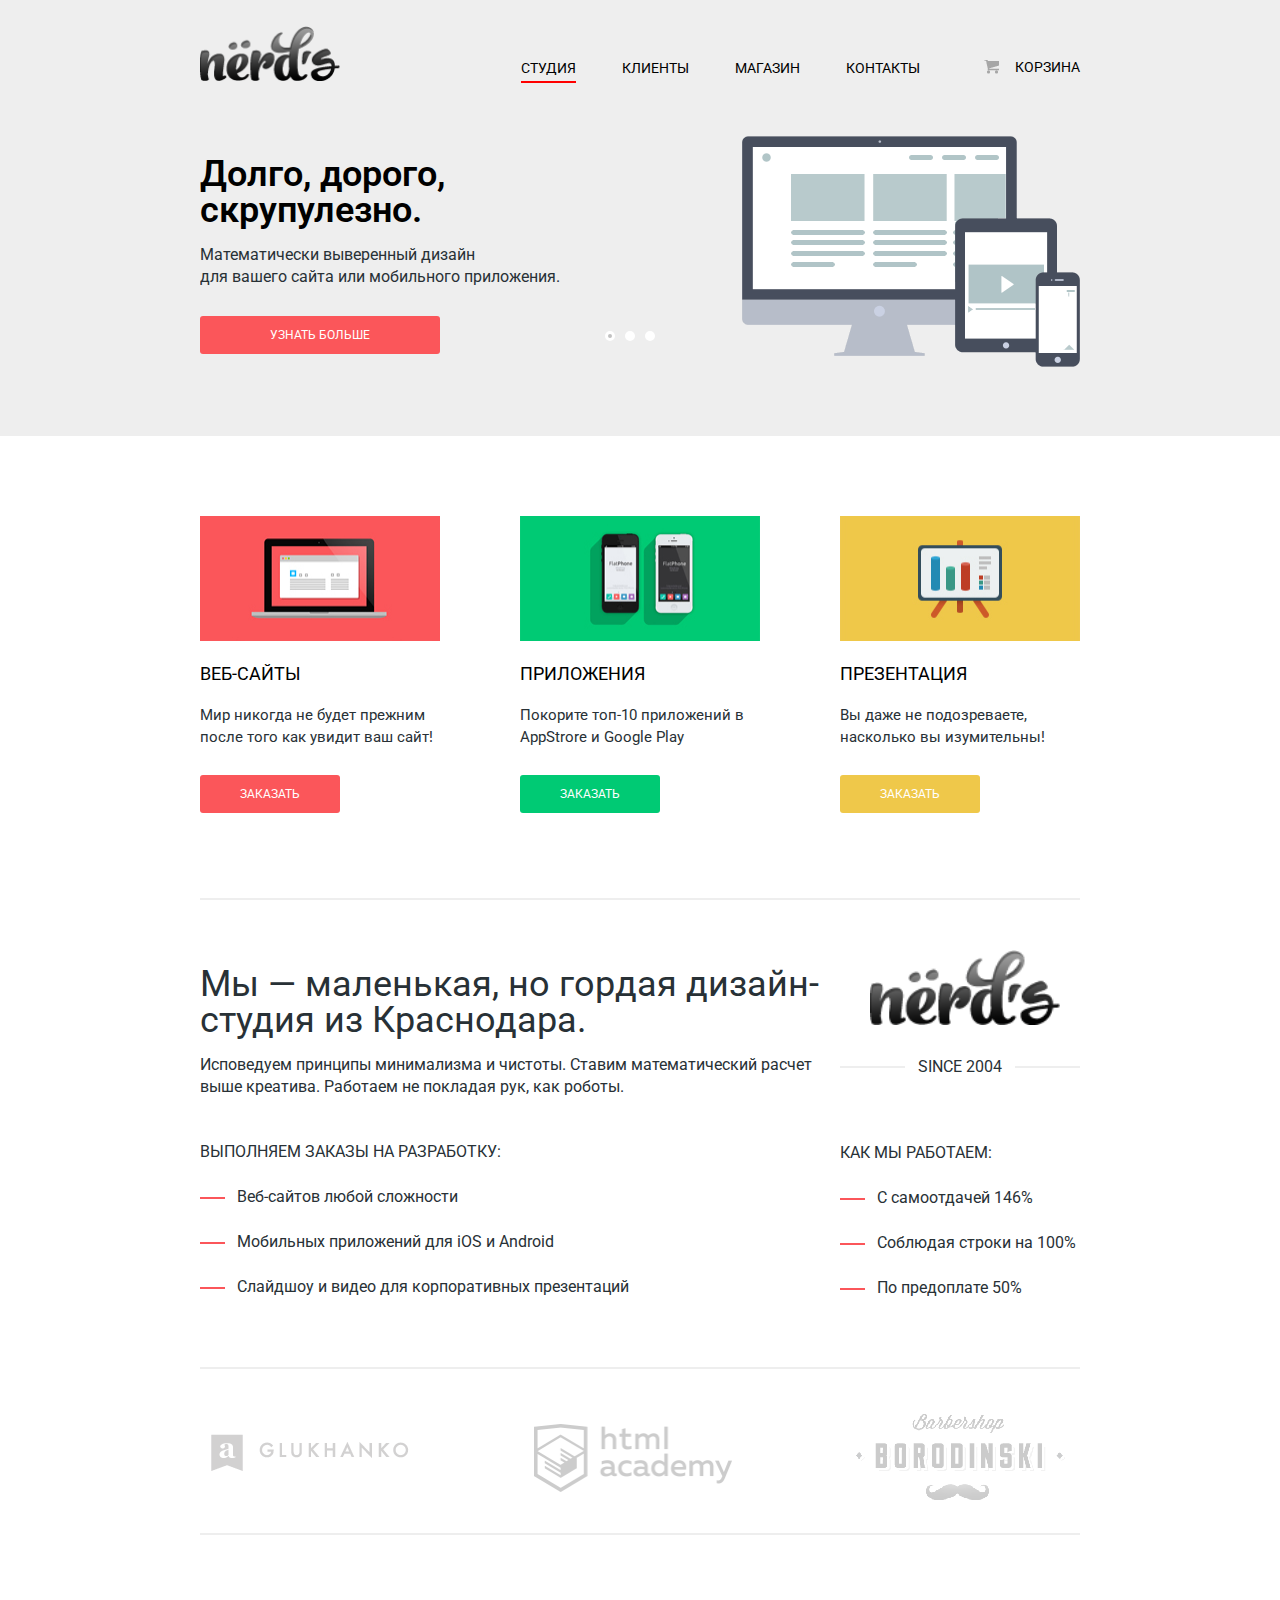
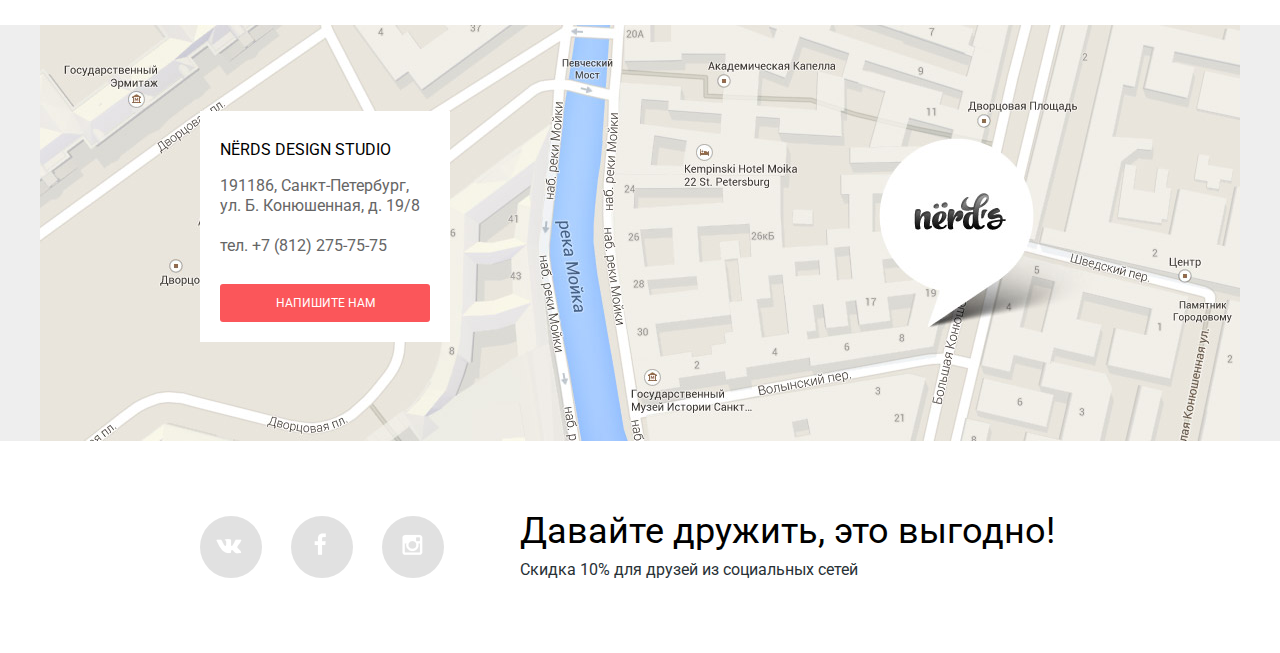
<file: index.html>
<!DOCTYPE html>
<html lang="ru">
	<head>
		
		<meta charset="utf-8">
		<title>Nerds design studio</title>
		
		<link href='https://fonts.googleapis.com/css?family=Roboto:500,500italic&subset=latin,cyrillic' rel='stylesheet' type='text/css'>
		
		<link href="css/normalize.css" rel="stylesheet" type='text/css'>
		<link href="css/style.min.css" rel="stylesheet" type='text/css'>
		
	</head>
	
	<body>

		<header class="main-header">
		
			<div class="container clearfix">
			
				<div class="main-header-logo">
					
					<img src="img/logo.png" width="140" height="55" alt="Логотип">
				
				</div>
				
				<nav class="main-navigator">
					
					<ul>
						<li>
							<span class="nav-active">Студия</span>
						</li>
						<li>
							<a class="nav-point" href="#">Клиенты</a>
						</li>
						<li>
							<a class="nav-point" href="catalog.html">Магазин</a>
						</li>
						<li>
							<a class="nav-point" href="#">Контакты</a>
						</li>
						
						
					</ul>
					
					<div class="basket" >
						
						<a class="nav-point cart" href="#">Корзина</a>
						
					</div>
					
				</nav>
				
			</div>
					
		</header>
				
		
	
		<main>
			
			<section class="main-slider">

				<div class="slider">
					
					<input type="radio" id="btn-1" name="toggle" checked>
        			<input type="radio" id="btn-2" name="toggle">
        			<input type="radio" id="btn-3" name="toggle">

					<div class="slider-controls">

						<label for="btn-1"></label>
          				<label for="btn-2"></label>
          				<label for="btn-3"></label>

					</div>

					<div class="slides">

						<div class="slide">

							<div class="slide-text">

							  <div class="slide-title">Долго, дорого,<br> скрупулезно.</div>

							  <p>Математически выверенный дизайн<br> для вашего сайта или мобильного приложения.</p>

							  <a class="btn btn-slider" href="#">Узнать больше</a>

							</div>

						</div>

						<div class="slide">

							<div class="slide-text">

								<div class="slide-title">Любите ли вы математику,<br> как любим ее мы?</div>

								<p>Нашим дизайнерам мы удаляем нейроны, ответственные за креатив, чтобы дать им возможность все просчитать.</p>

								<a class="btn btn-slider" href="#">Узнать больше</a>
							</div>

						</div>

						<div class="slide">

							<div class="slide-text">

								<div class="slide-title">Только наркотики,<br> только хардкор!</div>

								<p>Все дизайнерские решения в нашей компании принимаются только под воздействием качественных галлюциногенов.</p>

								<a class="btn btn-slider" href="#">Узнать больше</a>

							</div>

						</div>

					</div>

				</div>

			</section>
			
			<div class="container">
			
				<section class="offer clearfix">

					<div class="offer-web">

						<div>
							<img src="img/web-sites.jpg" width="240" height="125" alt="Веб-сайты">
						</div>

						<h1>Веб-сайты</h1>

						<p>Мир никогда не будет прежним после того как увидит ваш сайт!</p>

						<a href="#" class="btn btn-offer-web">Заказать</a>

					</div>

					<div class="offer-apps">

						<div>
							<img src="img/apps.jpg" width="240" height="125" alt="Приложения">
						</div>

						<h1>Приложения</h1>

						<p>Покорите топ-10 приложений в AppStrore и Google Play</p>

						<a href="#" class="btn btn-offer-apps">Заказать</a>

					</div>

					<div class="offer-presentation">

						<div>
							<img src="img/presentation.jpg" width="240" height="125" alt="Презентация">
						</div>

						<h1>Презентация</h1>

						<p>Вы даже не подозреваете,  насколько вы изумительны!</p>

						<a href="#" class="btn btn-offer-presentation">Заказать</a>

					</div>

				</section>

				<section class="studio clearfix">

					<div class="description">

						<p class="lead">
							Мы — маленькая, но гордая дизайн-студия из Краснодара. 
						</p>

						<p class="simple-text">
							Исповедуем принципы минимализма и чистоты. Ставим математический расчет выше креатива. Работаем не покладая рук, как роботы.
						</p>

						<div class="rubric">
							Выполняем заказы на разработку:
						</div>

						<ul>

							<li>Веб-сайтов любой сложности</li>

							<li>Мобильных приложений для iOS и Android</li>

							<li>Слайдшоу и видео для корпоративных презентаций</li>

						</ul>

					</div>

					<div class="benefit">

						<div class="studio-logo">

							<a href="#"><img src="img/logo.png" width="190" height="75" alt="Логотип"></a>

						</div>

						<div class="since">
							<span>since 2004</span>
						</div>

						<div class="rubric">
							Как мы работаем:
						</div>

						<ul>

							<li>С самоотдачей 146%</li>

							<li>Соблюдая строки на 100%</li>

							<li>По предоплате 50%</li>

						</ul>

					</div>

				</section>

				<section class="project">

					<div class="project-logo">

						<a class="logo-link" href="#"><img src="img/glukhanko.png" width="198" height="37" alt="Логотип Glukhanko"></a>

					</div>

					<div class="project-logo">

						<a class="logo-link" href="#"><img src="img/htmlacademy.png" width="198" height="68" alt="Логотип html-academy"></a>

					</div>

					<div class="project-logo">

						<a class="logo-link" href="#"><img src="img/barbershop.png" width="209" height="90" alt="Логотип Barbersop Borodinski"></a>

					</div>

				</section>
				
			</div>
			
		</main>
		
		<footer>
			
			<div class="contact-map">

				<div id="yandex-map"></div>

			</div>
				
			<div class="container">
			
				<section class="contact clearfix">
					
					<div class="contact-adress">

						<h1>NЁRDS DESIGN STUDIO</h1>

						<p>
							191186, Санкт-Петербург,  ул. Б. Конюшенная, д. 19/8<br><br>
							тел. +7 (812) 275-75-75
						</p>

						<a class="btn-contacts" href="form.html">Напишите нам</a>

					</div>
					
				
				</section>
				
						
				<div class="footer-social">
					<a class="social-btn vk" href="#"></a>
					<a class="social-btn fb" href="#"></a>
					<a class="social-btn inst" href="#"></a>
				</div>

				<div class="footer-slogan">

					<h2>Давайте дружить, это выгодно!</h2>

					<div class="sale">
						Скидка 10% для друзей из социальных сетей
					</div>					

				</div>
					
				
				
			</div>
			
		</footer>
		
		<div class="modal-content">
			
			<button class="modal-content-close" type="button" title="Закрыть">Закрыть</button>

			<form class="write-form" action="#" method="post" id="user-reflection">

				<div class="writer-data">
					
					<label for="user-name">Ваше имя:</label>

					<input type="text" name="writer-name" placeholder="Представьтесь, пожалуйста" id="user-name">
						
				</div>

				<div class="writer-data">

					<label for="user-mail">Ваш e-mail:</label>

					<input type="text" name="writer-email" placeholder="Для отправки ответа" id="user-mail">

				</div>
				
				<div>

					<label for="user-message">Текст письма:</label>

					<textarea class="mail-body" name="writer-text" placeholder="В свободной форме" form="user-reflection" id="user-message"></textarea>				
					
				</div>

				<button class="btn btn-send">Отправить</button>

			</form>

		</div>
		
		<script src="js/modal-window.min.js"></script>
		
		<script type="text/javascript" charset="utf-8" async src="https://api-maps.yandex.ru/services/constructor/1.0/js/?sid=MrKXCKVeKOM5oPjMgkcXz3H3Gm9nfJxg&width=100%&height=416&id=yandex-map&lang=ru_RU&sourceType=constructor&scroll=false"></script>
			
	</body>
	
</html>
</file>
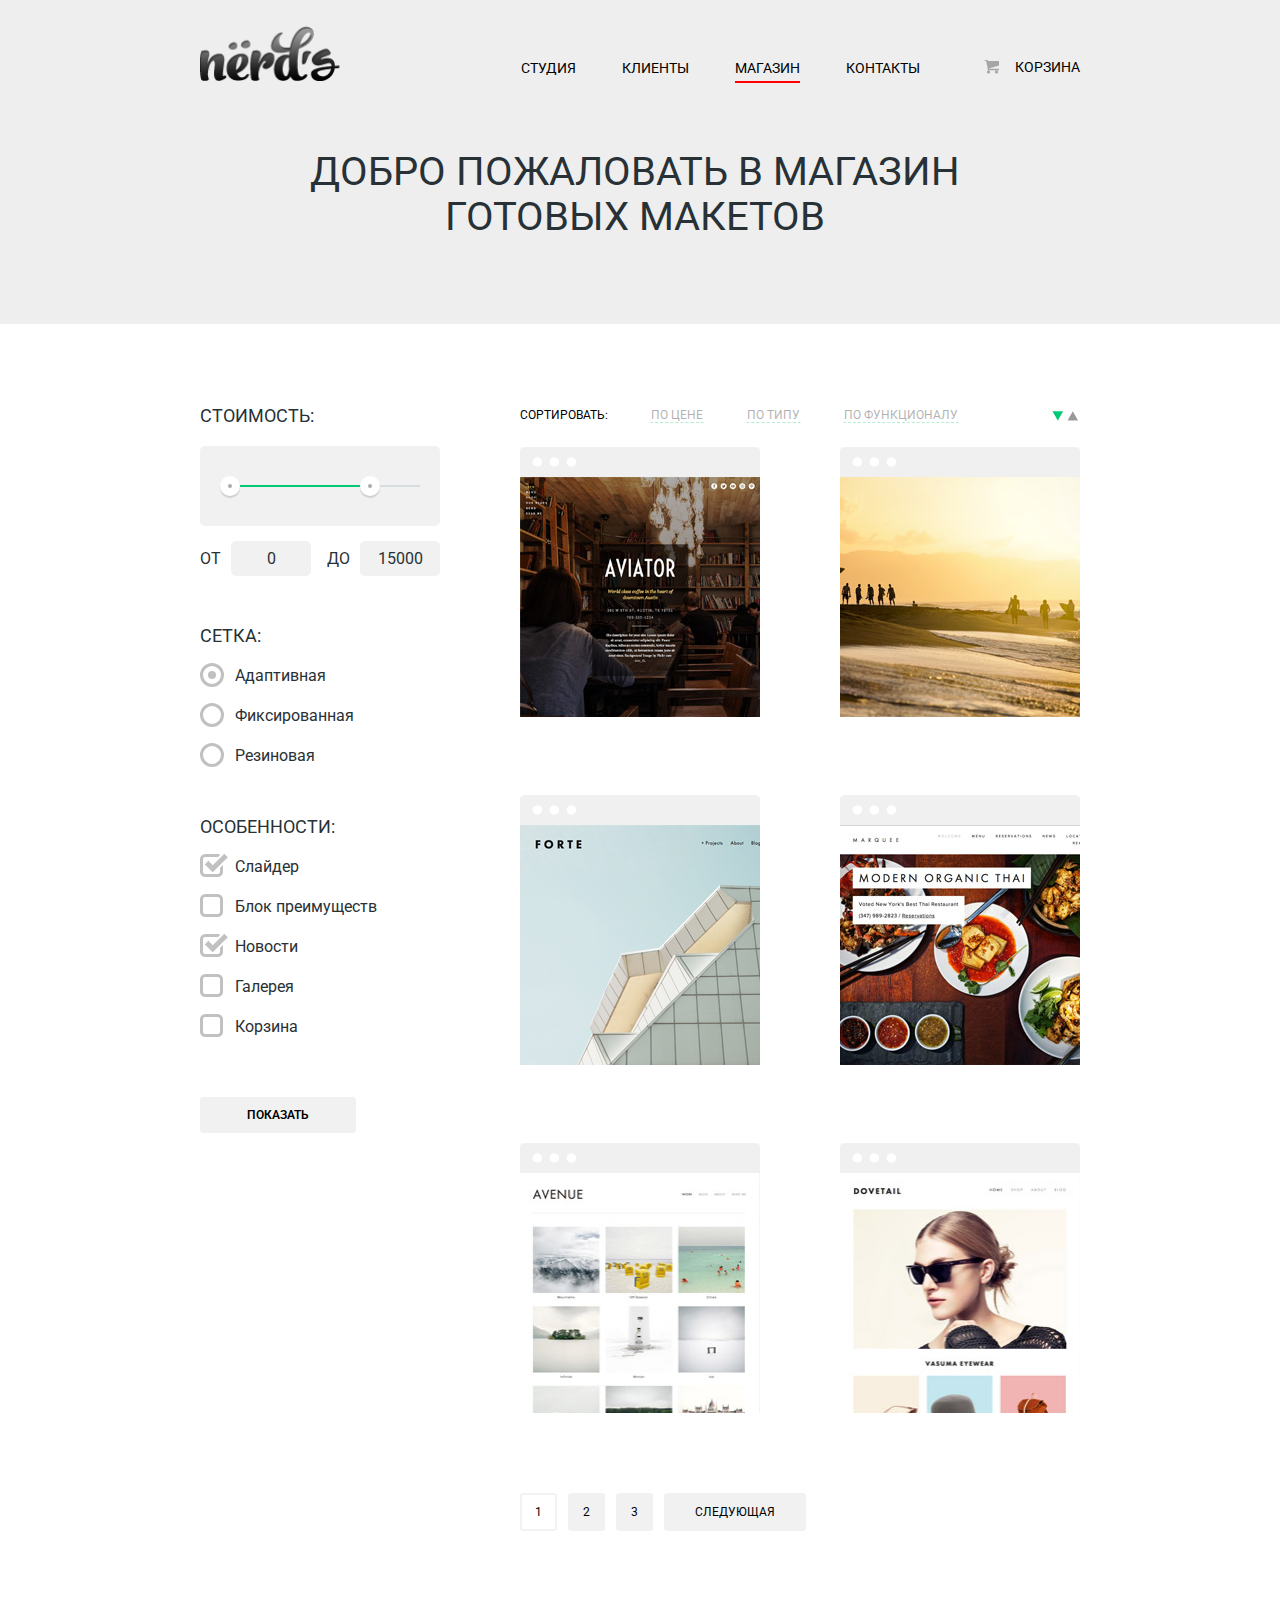
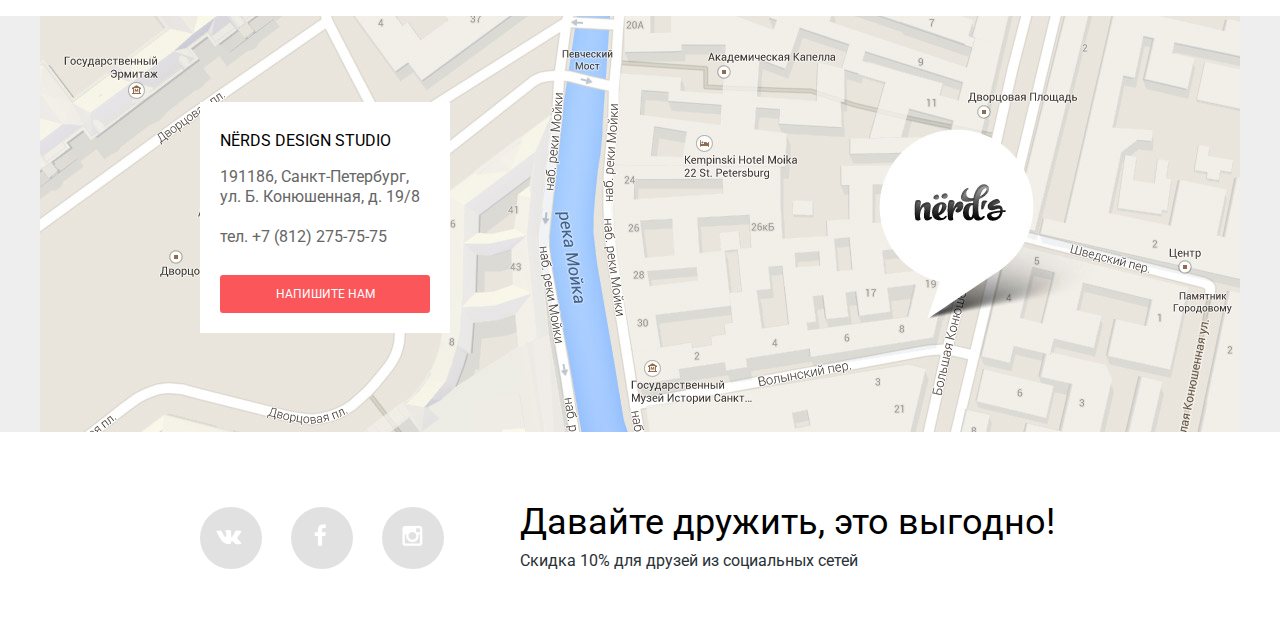
<file: catalog.html>
<!DOCTYPE html>
<html lang="ru">
	<head>
		
		<meta charset="utf-8">
		<title>Nerds design studio</title>
		
		<link href='https://fonts.googleapis.com/css?family=Roboto:500,500italic&subset=latin,cyrillic' rel='stylesheet' type='text/css'>
		
		<link href="css/normalize.css" rel="stylesheet" type='text/css'>
		<link href="css/style.min.css" rel="stylesheet" type='text/css'>
		
	</head>
	
	<body>

		<header class="main-header">
		
			<div class="container clearfix">
			
				<div class="main-header-logo">
					
					<img src="img/logo.png" width="140" height="55" alt="Логотип">
				
				</div>
				
				<nav class="main-navigator">
					
					<ul>
						<li>
							<a class="nav-point" href="index.html">Студия</a>
						</li>
						<li>
							<a class="nav-point" href="#">Клиенты</a>
						</li>
						<li>
							<span class="nav-active">Магазин</span>
						</li>
						<li>
							<a class="nav-point" href="#">Контакты</a>
						</li>
						
						
					</ul>
					
					<div class="basket" >
						
						<a class="nav-point cart" href="#">Корзина</a>
						
					</div>
					
				</nav>
				
			</div>
					
		</header>
			
		<main>
			
			<div class="welcome-header">
				
				<div class="container">
				
					<div class="welcome-text">Добро пожаловать в магазин<br>готовых макетов</div>
					
				</div>
				
			</div>
			
			<div class="features">
				
				<div class="container clearfix">
			
					<section class="filter">

						<form action="#" method="get">

							<fieldset>

								<legend>Стоимость:</legend>

									<div class="range-filter">

										<div class="range-controls">

											<div class="scale">

												<div class="bar" style="margin-left: 5%; width: 75%"></div>

											</div>

											<div class="toggle toggle-min"></div>
											<div class="toggle toggle-max"></div>

										</div>

										<div class="price-controls">

											<label class="min-price">от<input name="min-price" type="text" value="0"></label>

											<label class="max-price"> до<input name="max-price" type="text" value="15000"></label>

										</div>

									</div>

							</fieldset>

							<fieldset class="filter-marking">

								<legend>Сетка:</legend>


									<label class="radio-checkbox" for="adaptive-radio">
										<input type="radio" name="site-layout" value="adaptive" id="adaptive-radio" checked>
										<span class="radio-indicator"></span>
									Адаптивная</label>



									<label class="radio-checkbox" for="fix-radio">
										<input type="radio" name="site-layout" value="fix" id="fix-radio">
										<span class="radio-indicator"></span>
									Фиксированная</label>



									<label class="radio-checkbox" for="rubber-radio">
										<input type="radio" name="site-layout" value="rubber" id="rubber-radio">
										<span class="radio-indicator"></span>
									Резиновая</label>



							</fieldset>

							<fieldset class="filter-spec">

								<legend>Особенности:</legend>

									<label class="multi-checkbox" for="slider-checkbox">
										<input type="checkbox" name="slider" id="slider-checkbox" checked>
										<span class="checkbox-indicator"></span>
									Слайдер</label>


									<label class="multi-checkbox" for="advantage-checkbox">
										<input type="checkbox" name="advantage" id="advantage-checkbox">
										<span class="checkbox-indicator"></span>
									Блок преимуществ</label>


									<label class="multi-checkbox" for="news-checkbox">
										<input type="checkbox" name="news" id="news-checkbox" checked>
										<span class="checkbox-indicator"></span>
									Новости</label>


									<label class="multi-checkbox" for="gallery-checkbox">
										<input type="checkbox" name="gallery" id="gallery-checkbox">
										<span class="checkbox-indicator"></span>
									Галерея</label>


									<label class="multi-checkbox" for="cart-checkbox">
										<input type="checkbox" name="cart" id="cart-checkbox">
										<span class="checkbox-indicator"></span>
									Корзина</label>


							</fieldset>

							<a class="btn-filter" href="#">Показать</a>


						</form>

					</section>

					<section class="shop">

						<div class="shop-sort">

							<span>Сортировать:</span>

							<a class="shop-sort-category" href="#">По цене</a>
							<a class="shop-sort-category" href="#">По типу</a>
							<a class="shop-sort-category" href="#">По функционалу</a>

							<a class="arrow-up" href="#" title="Вверх"></a>
							<a class="arrow-down active-arrow" href="#" title="Вниз"></a>

						</div>

						<section class="clearfix">

							<div class="shop-item">

								<div class="browser">

									<div class="browser-top"></div>

									<div>

										<img src="img/item-1.jpg" width="240" height="240" alt="Шаблон Aviator">

									</div>

									<div class="info-banner">

										<a class="name-sample" href="#">Aviator</a>

										<p>Одностраничный макет с авторским дизайном</p>

										<a class="btn btn-banner" href="">8000 p.</a>

									</div>

								</div>

							</div>

							<div class="shop-item">

								<div class="browser">

									<div class="browser-top"></div>

									<div>

										<img src="img/item-2.jpg" width="240" height="240" alt="Шаблон Sunset">

									</div>

									<div class="info-banner">

										<a class="name-sample" href="#">Sunset</a>

										<p>Интернет-магазин с личным кабинетом</p>

										<a class="btn btn-banner" href="">10000 p.</a>

									</div>

								</div>

							</div>

							<div class="shop-item">

								<div class="browser">

									<div class="browser-top"></div>

									<div>

										<img src="img/item-3.jpg" width="240" height="240" alt="Шаблон Forte">

									</div>

									<div class="info-banner">

										<a class="name-sample" href="#">Forte</a>

										<p>Отличный макет для личного блога</p>

										<a class="btn btn-banner" href="">5000 p.</a>

									</div>

								</div>

							</div>

							<div class="shop-item">

								<div class="browser">

									<div class="browser-top"></div>

									<div>

										<img src="img/item-4.jpg" width="240" height="240" alt="Шаблон Marqule">

									</div>

									<div class="info-banner">

										<a class="name-sample" href="#">Modern Organic THAI</a>

										<p>Сайт для ресторана быстрого питания</p>

										<a class="btn btn-banner" href="">12000 p.</a>

									</div>

								</div>

							</div>

							<div class="shop-item">

								<div class="browser">

									<div class="browser-top"></div>

									<div>

										<img src="img/item-5.jpg" width="240" height="240" alt="Шаблон Avenue">

									</div>

									<div class="info-banner">

										<a class="name-sample" href="#">Avenue</a>

										<p>Макет для блога  о путешествиях</p>

										<a class="btn btn-banner" href="">8000 p.</a>

									</div>

								</div>

							</div>

							<div class="shop-item">

								<div class="browser">

									<div class="browser-top"></div>

									<div>

										<img src="img/item-6.jpg" width="240" height="240" alt="Шаблон Dovetail">

									</div>

									<div class="info-banner">

										<a class="name-sample" href="#">Dovetail</a>

										<p>Интернет-магазин с галереей товаров</p>

										<a class="btn btn-banner" href="">14000 p.</a>

									</div>

								</div>

							</div>

						</section>

						<div class="pages">

							<a class="btn-pages active" href="#">1</a>
							<a class="btn-pages" href="#">2</a>
							<a class="btn-pages" href="#">3</a>
							<a class="btn-pages next" href="#">Следующая</a>

						</div>

					</section>
					
				</div>
				
			</div>
			
		</main>
		
		<footer>
			
			<div class="contact-map">

				<div id="yandex-map"></div>

			</div>
				
			<div class="container">
			
				<section class="contact clearfix">
					
					<div class="contact-adress">

						<h1>NЁRDS DESIGN STUDIO</h1>

						<p>
							191186, Санкт-Петербург,  ул. Б. Конюшенная, д. 19/8<br><br>
							тел. +7 (812) 275-75-75
						</p>

						<a class="btn-contacts" href="form.html">Напишите нам</a>

					</div>
					
				
				</section>
				
						
				<div class="footer-social">
					<a class="social-btn vk" href="#"></a>
					<a class="social-btn fb" href="#"></a>
					<a class="social-btn inst" href="#"></a>
				</div>

				<div class="footer-slogan">

					<h2>Давайте дружить, это выгодно!</h2>

					<div class="sale">
						Скидка 10% для друзей из социальных сетей
					</div>					

				</div>
					
				
				
			</div>
			
		</footer>
		
		<div class="modal-content">
			
			<button class="modal-content-close" type="button" title="Закрыть">Закрыть</button>

			<form class="write-form" action="#" method="post" id="user-reflection">

				<div class="writer-data">
					
					<label for="user-name">Ваше имя:</label>

					<input type="text" name="writer-name" placeholder="Представьтесь, пожалуйста" id="user-name">
						
				</div>

				<div class="writer-data">

					<label for="user-mail">Ваш e-mail:</label>

					<input type="text" name="writer-email" placeholder="Для отправки ответа" id="user-mail">

				</div>
				
				<div>

					<label for="user-message">Текст письма:</label>

					<textarea class="mail-body" name="writer-text" placeholder="В свободной форме" form="user-reflection" id="user-message"></textarea>				
					
				</div>

				<button class="btn btn-send">Отправить</button>

			</form>

		</div>
		
		<script src="js/modal-window.min.js"></script>
		
		<script type="text/javascript" charset="utf-8" async src="https://api-maps.yandex.ru/services/constructor/1.0/js/?sid=MrKXCKVeKOM5oPjMgkcXz3H3Gm9nfJxg&width=100%&height=416&id=yandex-map&lang=ru_RU&sourceType=constructor&scroll=false"></script>
			
	</body>
	
</html>
</file>
<file: css/style.min.css>
body,h1,h2{font-family:"Roboto","Arial",sans-serif;font-weight:400}body{min-width:900px;margin:0;padding:0;font-size:16px;line-height:22px;color:#283136}.clearfix::after{content:"";display:table;clear:both}.main-header,h1{text-transform:uppercase}h1,h2{font-size:18px;line-height:30px;color:#000}h2{font-size:36px;line-height:36px}.container{width:880px;margin:0 auto;padding-left:10px;padding-right:10px}.main-header{background-color:#eee;position:relative}.main-header-logo{position:absolute;width:140px;padding-top:26px;padding-bottom:26px}.main-navigator{float:right;width:580px;margin-top:27px}.main-navigator ul{float:left;margin:0;padding:0;list-style:none}.main-navigator li{display:inline-block;font-size:14px;line-height:30px;vertical-align:top;padding:26px 21px}.nav-point{color:#000;padding-bottom:5px;text-decoration:none}.nav-point:hover{color:#fb565a}.nav-point:active{color:#000;opacity:.4}.nav-active{color:#000;padding-bottom:5px;border-bottom:2px solid red}.nav-active:hover{color:#fb565a}.basket{position:relative;float:right;display:inline-block;vertical-align:top;width:100px;font-size:14px;line-height:30px;margin-top:25px;padding:0;color:#fff;text-align:right;text-decoration:none}.cart{padding-left:10px}.cart::before,.cart:active::before,.cart:hover::before{background-image:url(../img/sprite.png);background-repeat:no-repeat}.cart::before{content:"";position:absolute;width:25px;height:15px;top:8px;left:2px;background-position:-5px -22px;opacity:.3}.cart:active::before,.cart:hover::before{background-position:-35px -22px;opacity:1}.cart:active::before{background-position:-5px -22px;opacity:.2}.main-slider{padding-top:17px;background:#eee}.slider{position:relative;width:880px;height:310px;margin:0 auto;background-color:#eee;background-size:100%}.slider input[type=radio]{position:absolute;opacity:0}.slider-controls{position:absolute;width:200px;height:10px;bottom:95px;left:50%;margin-left:-110px;text-align:center;z-index:10}.slider-controls label{display:inline-block;vertical-align:top;width:4px;height:4px;margin:0 3px;background:#fff;border:3px solid #fff;border-radius:50%;cursor:pointer}#btn-1:checked~.slider-controls label[for=btn-1],#btn-2:checked~.slider-controls label[for=btn-2],#btn-3:checked~.slider-controls label[for=btn-3]{background:#c1c1c1}.slide{position:absolute;top:0;left:0;width:100%;height:100%;overflow:hidden}.slide-title{width:490px;font-size:36px;line-height:1;font-weight:600;color:#000}.slide-text{width:470px;padding:30px 0;color:#283136}.btn-slider{padding:10px 70px;margin-top:10px;background-color:#fb565a}.btn-slider:hover{border:0;background-color:#d6494d}.btn-slider:active{border:0;background-color:#b63538;box-shadow:inset 0 2px 0 0 #9b2d30}.slide:nth-child(1),.slide:nth-child(2),.slide:nth-child(3){background-image:url(../img/slider-1.png);background-repeat:no-repeat;background-position:100% 10px}.slide:nth-child(2),.slide:nth-child(3){background-image:url(../img/slider-2.png)}.slide:nth-child(3){background-image:url(../img/slider-3.png);background-position:100% 0}.slide{display:none}#btn-1:checked~.slides .slide:nth-child(1),#btn-2:checked~.slides .slide:nth-child(2),#btn-3:checked~.slides .slide:nth-child(3){display:block}.offer{width:880px;font-family:"Roboto","Arial",sans-serif;font-weight:400;font-size:15px;line-height:22px;padding:80px 0 85px;border-bottom:2px solid #eee}.offer-web{padding-right:80px}.offer-apps,.offer-web{width:240px;float:left}.offer-presentation{width:240px;float:right}.btn{display:inline-block;vertical-align:top;color:#fff;font-size:12px;line-height:18px;margin-top:12px;text-align:center;text-decoration:none;text-transform:uppercase;border-radius:3px}.btn-offer-web{padding:10px 40px;background-color:#fb565a}.btn-offer-web:hover{background-color:#d6494d}.btn-offer-web:active{background-color:#b63538;box-shadow:inset 0 2px 0 0 #9b2d30}.btn-offer-apps{padding:10px 40px;background-color:#00ca74}.btn-offer-apps:hover{background-color:#01a25e}.btn-offer-apps:active{background-color:#009053;box-shadow:inset 0 2px 0 0 #007b47}.btn-offer-presentation{padding:10px 40px;background-color:#efc84a}.btn-offer-presentation:hover{background-color:#d6ae2c}.btn-offer-presentation:active{background-color:#c09b24;box-shadow:inset 0 2px 0 0 #a3841f}.studio{margin-top:50px;margin-bottom:55px}.description{float:left;width:620px;margin-top:-20px}.lead{font-size:36px;line-height:36px;margin-bottom:0}.rubric{padding-top:25px;padding-bottom:18px;text-transform:uppercase}.simple-text{padding-bottom:2px}.studio ul{margin:0;padding:5px 0 0;list-style:none}.studio li{position:relative;display:block;padding-left:37px;margin-bottom:23px}.benefit li::before,.description li::before{position:absolute;content:"";width:25px;height:2px;margin-top:11px;margin-left:-37px;background-image:url(../img/list-style.png)}.studio-logo{text-align:center;margin-left:10px}.since{text-align:center;background-image:url(../img/line-gray.png);background-repeat:repeat-x;background-position:center;text-transform:uppercase;margin-top:25px;margin-bottom:39px}.since span{padding:0 13px;background-color:#fff}.benefit{float:right;width:240px}.project{width:880px;padding:45px 0 35px;text-align:center;margin-top:-10px;border-top:2px solid #eee;border-bottom:2px solid #eee}.project-logo{display:inline-block;vertical-align:middle;width:210px}.project-logo:first-child{float:left;margin-top:20px;margin-left:5px}.project-logo:nth-child(2){margin-right:5px;margin-top:10px}.project-logo:last-child{float:right;margin-top:0;margin-right:15px}.logo-link{opacity:.2}.logo-link:hover{opacity:1}.project-logo:last-child{padding:0}.contact-map{position:relative;height:416px;margin-top:90px;text-align:center;background-color:#eee;background-image:url(../img/map.jpg);background-repeat:no-repeat;background-position:50% 50%;z-index:1}.contact{position:absolute;width:250px;margin-top:-330px;z-index:5}.contact-adress{float:left;width:210px;min-height:140px;padding:20px;background-color:#fff}.contact-adress h1{font-size:16px;line-height:30px;margin-top:4px;margin-bottom:-5px}.contact-adress p{font-size:16px;line-height:20px;color:#666}.btn-contacts{display:inline-block;vertical-align:top;width:100%;color:#fff;font-size:12px;line-height:18px;text-transform:uppercase;text-decoration:none;text-align:center;margin-top:12px;padding:10px 0;background-color:#fb565a;border:0;border-radius:3px}.btn-contacts:hover{border:0;background-color:#d6494d}.btn-contacts:active{border:0;background-color:#b63538;box-shadow:inset 0 2px 0 0 #9b2d30}.footer-social{float:left;width:250px;padding:75px 0;vertical-align:middle}.social-btn{display:inline-block;vertical-align:top;width:60px;height:60px;font-size:0;border-radius:50%;margin-right:25px;text-align:center;background-color:#e1e1e1}.social-btn:hover{background-color:#fb565a}.social-btn:active{background-color:#d6494d;box-shadow:inset 0 2px 0 0 #b63e42}.social-btn:last-child{margin-right:0}.footer-social .fb,.footer-social .inst,.footer-social .vk{width:62px;height:62px;background-image:url(../img/sprite.png);background-position:0 -62px}.footer-social .fb,.footer-social .inst{background-position:0 -124px}.footer-social .inst{background-position:2px -178px}.footer-slogan{float:right;width:560px;padding-top:42px}.footer-slogan .sale{margin-top:-20px}.modal-content{position:fixed;top:50%;left:50%;display:none;width:510px;height:340px;padding:40px 60px;margin-left:-315px;margin-top:-250px;background-color:#fff;box-shadow:0 10px 50px 0 #000;z-index:10}.modal-content-show{display:block;-webkit-animation:bounce .6s;animation:bounce .6s}@-webkit-keyframes bounce{0%{-webkit-transform:translateY(-2000px);transform:translateY(-2000px)}70%{-webkit-transform:translateY(30px);transform:translateY(30px)}90%{-webkit-transform:translateY(-10px);transform:translateY(-10px)}to{-webkit-transform:translateY(0);transform:translateY(0)}}@keyframes bounce{0%{-webkit-transform:translateY(-2000px);transform:translateY(-2000px)}70%{-webkit-transform:translateY(30px);transform:translateY(30px)}90%{-webkit-transform:translateY(-10px);transform:translateY(-10px)}to{-webkit-transform:translateY(0);transform:translateY(0)}}.modal-error{-webkit-animation:shake .6s;animation:shake .6s}@-webkit-keyframes shake{0%,to{-webkit-transform:translateX(0);transform:translateX(0)}10%,30%,50%,70%,90%{-webkit-transform:translateX(-10px);transform:translateX(-10px)}20%,40%,60%,80%{-webkit-transform:translateX(10px);transform:translateX(10px)}}@keyframes shake{0%,to{-webkit-transform:translateX(0);transform:translateX(0)}10%,30%,50%,70%,90%{-webkit-transform:translateX(-10px);transform:translateX(-10px)}20%,40%,60%,80%{-webkit-transform:translateX(10px);transform:translateX(10px)}}.modal-content-close{position:absolute;top:6px;right:6px;width:40px;height:40px;font-size:0;background-color:#fb565a;border-radius:50%;border:0;outline:0;cursor:pointer}.modal-content-close::after,.modal-content-close::before{content:"";position:absolute;top:18px;left:8px;width:25px;height:4px;background-color:#fff;border-radius:1px}.modal-content-close::before{-webkit-transform:rotate(45deg);transform:rotate(45deg)}.modal-content-close::after{-webkit-transform:rotate(-45deg);transform:rotate(-45deg)}.write-form{width:465px;margin-left:15px}.writer-data{display:inline-block;vertical-align:middle;font-size:0;width:220px}.writer-data:first-child{margin-right:20px}.modal-content p{font-size:16px;line-height:18px;margin-bottom:8px}.write-form input[type=text],textarea{padding:8px 13px;font-size:12px;line-height:18px;font-family:"Roboto","Arial",sans-serif;border:2px solid #d7dcde}.write-form input[type=text]{width:190px}textarea{resize:none;outline:none}.modal-content input[type=text]:hover,.modal-content textarea:hover{border:2px solid #a2a9ac}.modal-content input[type=text]:focus,.modal-content textarea:focus{border:2px solid #56bffb;outline:none}.mail-body{width:436px;min-height:95px}.btn-send{width:100%;margin-top:50px;padding:10px 0;background-color:#fb565a;border:none;outline:none}.btn-send:hover{border:0;background-color:#d6494d}.btn-send:active{border:0;background-color:#b63538;box-shadow:inset 0 2px 0 0 #9b2d30}input[type=text]::-webkit-input-placeholder,textarea::-webkit-input-placeholder{color:#000;text-transform:uppercase}input[type=text]:-moz-placeholder,input[type=text]::-moz-placeholder,textarea:-moz-placeholder,textarea::-moz-placeholder{color:#000;text-transform:uppercase}input[type=text]:-ms-input-placeholder,textarea:-ms-input-placeholder{color:#000;text-transform:uppercase}.welcome-header{min-height:170px;padding-top:40px;padding-bottom:5px;background-color:#eee}.welcome-text{font-size:40px;line-height:45px;width:870px;margin-right:20px;text-align:center;text-transform:uppercase}.features{padding-top:30px;margin-top:32px}.filter,form{margin:0;padding:0}.filter{float:left;width:250px;padding:15px 0 0}fieldset{margin:0;border:none;padding:0 0 50px}legend{font-size:18px;line-height:30px;margin-bottom:15px;text-transform:uppercase}.range-filter{width:240px}.range-controls{position:relative;height:41px;margin-bottom:15px;padding-top:39px;padding-right:20px;padding-left:20px;border-radius:5px;background:#f1f1f1}.range-controls .scale{height:2px;background:#d7dcde}.range-controls .bar{width:70%;height:2px;background:#00ca74}.range-controls .toggle{position:absolute;top:30px;left:0;cursor:pointer;width:4px;height:4px;border:8px solid #fff;border-radius:50%;background:#ababab;box-shadow:0 2px 1px 0 #cfcfcf}.range-controls .toggle-min{left:20px}.range-controls .toggle-max{left:160px}.price-controls label{display:inline-block;vertical-align:middle;width:50%;margin-top:-2px;text-transform:uppercase;font-size:16px}.price-controls{font-size:0}.price-controls input{font-family:"Roboto","Arial",sans-serif;font-size:16px;text-align:center;color:#283136;width:60px;margin-left:10px;padding:8px 10px;border:none;border-radius:5px;outline:none;background:#f1f1f1}.max-price{text-align:right}label{font-size:16px;line-height:40px}.filter-marking{margin-top:-8px}.filter-marking legend,.filter-spec legend{margin-bottom:5px}.multi-checkbox input[type=checkbox],.radio-checkbox input[type=radio]{display:none}.radio-checkbox input[type=radio]+.radio-indicator{position:absolute;top:7px;left:0;width:18px;height:18px;border:3px solid #c1c1c1;border-radius:50%}.multi-checkbox input[type=checkbox]:disabled+.checkbox-indicator,.radio-checkbox input[type=radio]:disabled+.checkbox-indicator{opacity:.4}.radio-checkbox input[type=radio]:checked+.radio-indicator::before{content:"";position:absolute;top:5px;left:5px;width:8px;height:8px;border-radius:50%;background-color:#c1c1c1}.multi-checkbox,.radio-checkbox{position:relative;display:block;padding-left:35px;cursor:pointer}.filter-spec{margin-top:-14px}.multi-checkbox input[type=checkbox]+.checkbox-indicator{position:absolute;top:7px;left:0;width:17px;height:17px;border:3px solid #c1c1c1;border-radius:23%}.multi-checkbox input[type=checkbox]:checked+.checkbox-indicator::after,.multi-checkbox input[type=checkbox]:checked+.checkbox-indicator::before{content:"";position:absolute;background-color:#c1c1c1}.multi-checkbox input[type=checkbox]:checked+.checkbox-indicator::before{top:7px;left:2px;width:11px;height:5px;-webkit-transform:rotate(45deg);transform:rotate(45deg)}.multi-checkbox input[type=checkbox]:checked+.checkbox-indicator::after{top:3px;left:6px;width:20px;height:5px;box-shadow:7px 0 0 2px #fff;-webkit-transform:rotate(-45deg);transform:rotate(-45deg)}.btn-filter{display:inline-block;vertical-align:top;font-size:12px;line-height:18px;font-weight:600;text-align:center;text-transform:uppercase;text-decoration:none;border:none;border-radius:3px;padding:9px 47px;color:#000;background-color:#f1f1f1}.btn-filter:hover{background-color:#e5e5e5}.btn-filter:active{background-color:#d5d5d5;box-shadow:inset 0 3px 0 0 #b5b5b5}.shop{float:right;width:560px;margin-top:20px}.shop-sort{font-size:12px;line-height:18px;margin-bottom:25px;color:#000;text-transform:uppercase}.shop-sort-category{color:#000;text-decoration:none;margin-left:39px;border:1px solid #fff;border-bottom:1px dashed #00ca74;opacity:.3}.shop-sort-category:hover{opacity:1;border-bottom:1px solid #00ca74}.shop-sort-category .active,.shop-sort-category:active{opacity:1;border-bottom:none}.arrow-down{float:right;width:15px;height:15px;padding-right:0;background:url(../img/sprite.png);background-position:0 -240px;opacity:.4}.arrow-down:hover{opacity:.4}.arrow-down:active{opacity:1}.active-arrow {background: url(../img/sprite.png);background-position: -30px -240px;opacity: 1;}.active-arrow:hover{background:url(../img/sprite.png);background-position:0 -240px;opacity:.4}.active-arrow:active,.arrow-up{background:url(../img/sprite.png)}.active-arrow:active{opacity:1;background-position:0 -240px}.arrow-up{float:right;width:15px;height:15px;padding-right:0;background-position:45px -240px}.arrow-up,.arrow-up:hover{opacity:.4}.arrow-up:active,.browser:hover .browser-top{opacity:1}.shop-item{float:left;width:240px;min-height:270px;padding-right:80px;padding-bottom:80px;margin-top:-2px;position:relative}.browser,.browser-top{position:absolute;width:240px;height:270px}.browser-top{height:30px;border-top-left-radius:3px;border-top-right-radius:3px;background-color:#f1f1f1;background-image:url(../img/item-browser.png);background-repeat:no-repeat;opacity:.1}.browser:hover .info-banner{display:block;z-index:5}.info-banner{position:absolute;width:160px;height:140px;top:50%;left:50%;margin-left:-100px;margin-top:-90px;padding:30px 20px;display:none;color:#000;text-align:center;font-size:14px;line-height:18px;background-color:#fff}.name-sample{font-size:18px;color:#000;text-transform:uppercase;text-decoration:none}.btn-banner{position:absolute;width:140px;bottom:30px;right:30px;font-size:18px;padding:11px 0;background-color:#fb565a}.btn-banner:hover{border:0;background-color:#d6494d}.btn-banner:active{border:0;background-color:#b63538;box-shadow:inset 0 2px 0 0 #9b2d30}.shop-item img{margin-top:30px;vertical-align:bottom}.shop-item:nth-child(2n){padding-right:0}.pages{font-size:12px;line-height:18px;text-transform:uppercase;padding-bottom:0}.btn-pages{display:inline-block;vertical-align:top;padding:10px 15px;margin-right:8px;margin-bottom: -5px;color:#000;text-decoration:none;border-radius:3px;background-color:#f1f1f1}.next{padding:10px 31px}.btn-pages:hover{background-color:#e5e5e5}.btn-pages:active{background-color:#d5d5d5;box-shadow:inset 0 2px 0 0 #b5b5b5}.btn-pages.active{background-color:#fff;box-shadow:inset 0 0 0 2px #f2f2f2}
</file>
